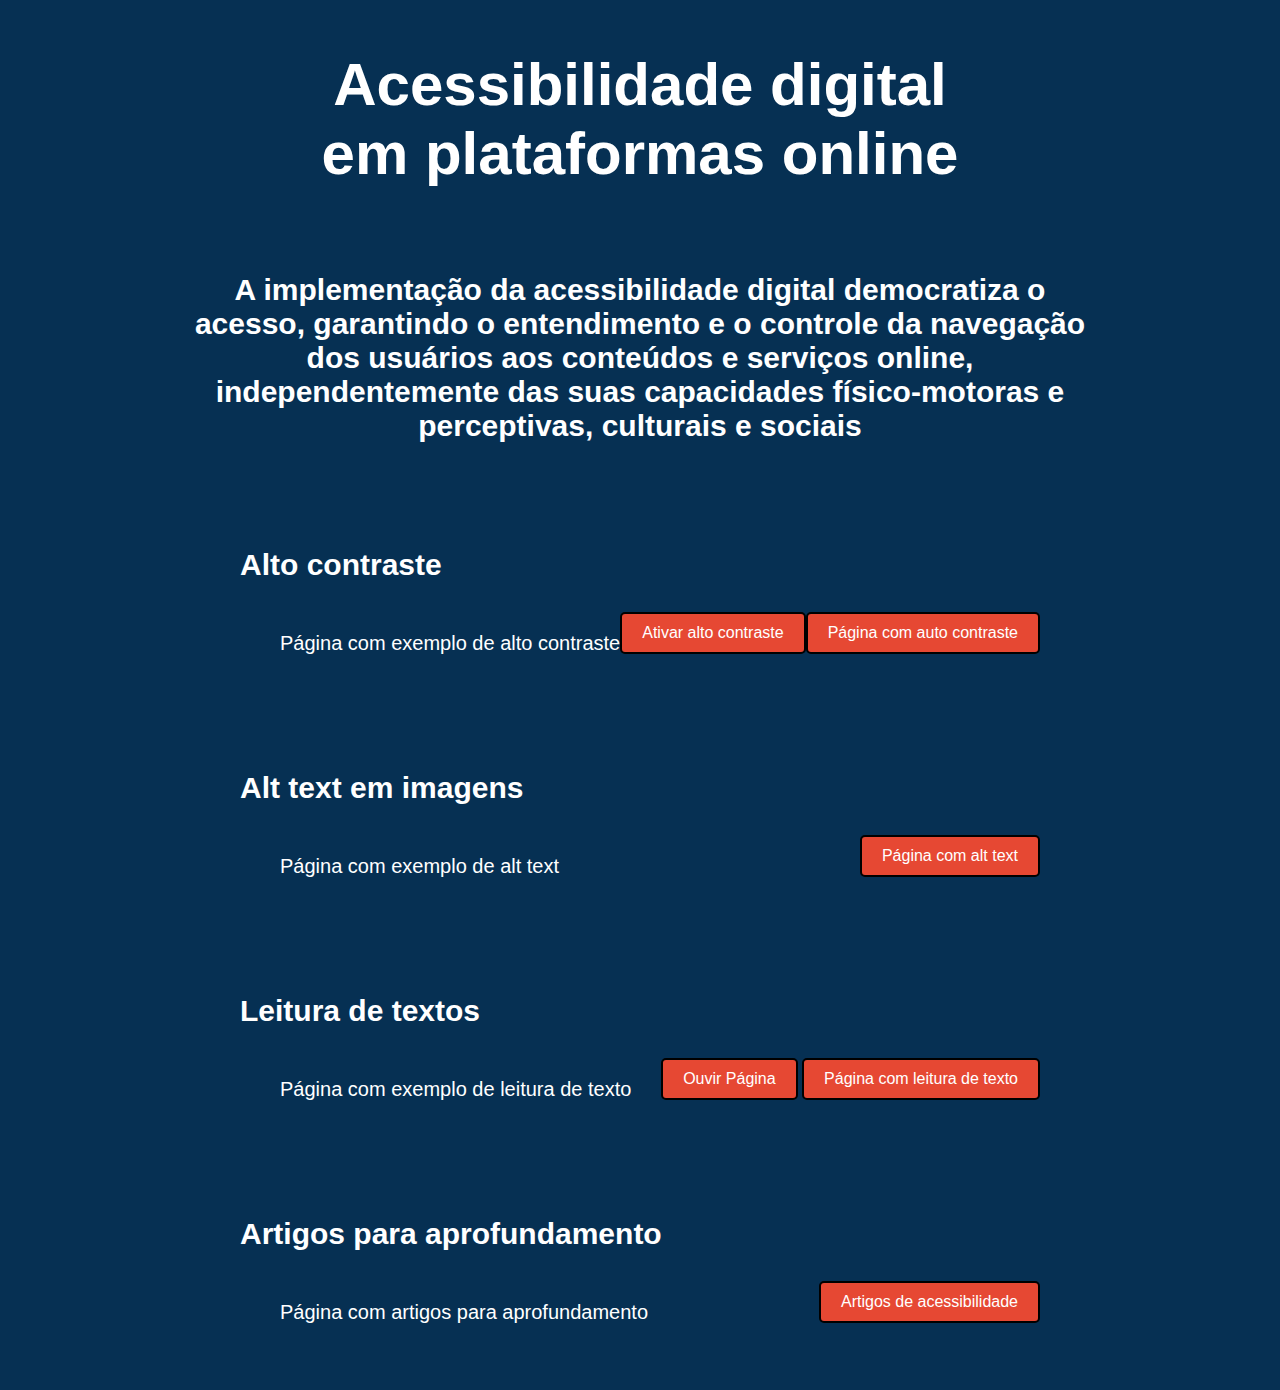
<file: index.html>
<!DOCTYPE html>
<html lang="pt-BR">
<head>
    <meta charset="UTF-8">
    <meta name="viewport" content="width=device-width, initial-scale=1.0">
    <link rel="stylesheet" href="./css/inicial.css">
    <title>inicial</title>
</head>
<body>
    <header>
        <h1>Acessibilidade digital <br>em plataformas online</h1>
    </header>
    <section class="sub_title">
        <h2>
            A implementação da acessibilidade digital democratiza o acesso, garantindo o entendimento e o controle da navegação dos usuários aos conteúdos e serviços online, independentemente das suas capacidades físico-motoras e perceptivas, culturais e sociais
        </h2>
    </section>
    <section class="sections">
        <h3>Alto contraste</h3>
        <ul class="ul_section">
            <li>
                <p>
                    Página com exemplo de alto contraste
                </p>
            </li>
            <li>
                <button id="modo-contraste">
                    Ativar alto contraste
                </button>
            </li>
            <li>
                <button>
                    <a href="./html/contraste.html">Página com auto contraste</a>
                </button>
            </li>
        </ul>
    </section>
    <section class="sections">
        <h3>Alt text em imagens</h3>
        <ul class="ul_section">
            <li>
                <p>
                    Página com exemplo de alt text
                </p>
            </li>
            <li>
                <button>
                    <a href="./html/alttxt.html">Página com alt text</a>
                </button>
            </li>
        </ul>
    </section>
    <section class="sections">
        <h3>Leitura de textos</h3>
        <ul class="ul_section">
            <li>
                <p>
                    Página com exemplo de leitura de texto
                </p>
            </li>
            <li>
                <button id="modo-leitura">
                    Ouvir Página
                </button>
                <button>
                    <a href="./html/leitura.html">Página com leitura de texto</a>
                </button>
            </li>
        </ul>
    </section>
    <section class="sections">
        <h3>Artigos para aprofundamento</h3>
        <ul class="ul_section">
            <li>
                <p>
                    Página com artigos para aprofundamento
                </p>
            </li>
            <li>
                <button>
                    <a href="./html/artigo.html">Artigos de acessibilidade</a>
                </button>
            </li>
        </ul>
    </section>
    <script src="./js/inicial.js"></script>
</body>
</html>
</file>
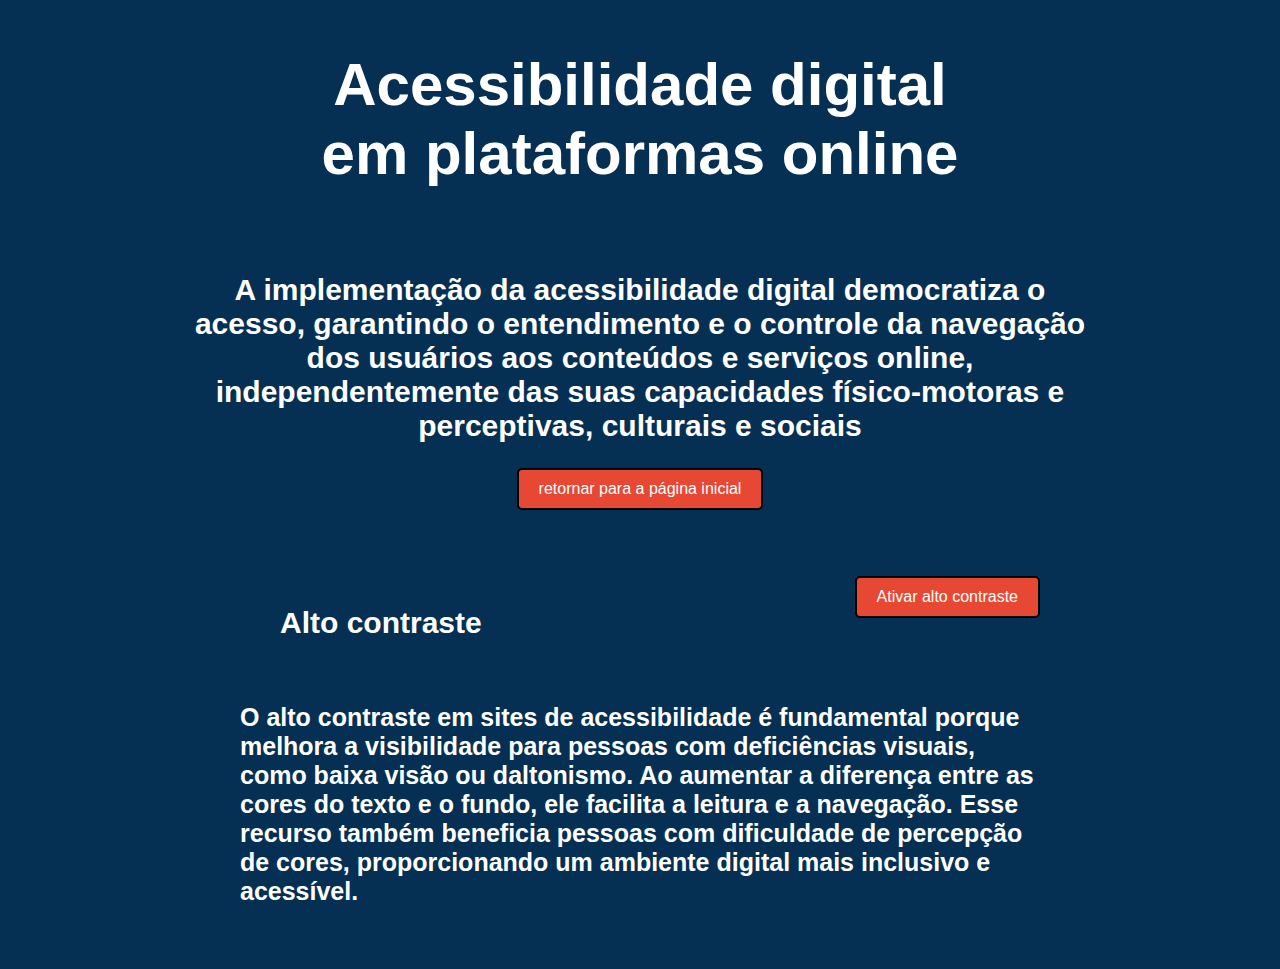
<file: página alto contraste/index.html>
<!DOCTYPE html>
<html lang="en">
<head>
    <meta charset="UTF-8">
    <meta name="viewport" content="width=device-width, initial-scale=1.0">
    <link rel="stylesheet" href="../página alto contraste/style.css">
    <title>inicial</title>
</head>
<body>
    <header>
        <h1>Acessibilidade digital <br>em plataformas online</h1>
    </header>
    <section class="sub_title">
        <h2>
            A implementação da acessibilidade digital democratiza o acesso, garantindo o entendimento e o controle da navegação dos usuários aos conteúdos e serviços online, independentemente das suas capacidades físico-motoras e perceptivas, culturais e sociais
        </h2>
        <button>
            <a href="../index.html">retornar para a página inicial</a>
        </button>
    </section>
    <section class="sections">
        <ul class="ul_section">
            <li>
                <h3>Alto contraste</h3>
            </li>
            <li>
                <button id="modo-contraste">
                    Ativar alto contraste
                </button>
            </li>
        </ul>
            <h4>
                O alto contraste em sites de acessibilidade é fundamental porque melhora a visibilidade para pessoas com deficiências visuais, como baixa visão ou daltonismo. Ao aumentar a diferença entre as cores do texto e o fundo, ele facilita a leitura e a navegação. Esse recurso também beneficia pessoas com dificuldade de percepção de cores, proporcionando um ambiente digital mais inclusivo e acessível.
            </h4>
    </section>
    <script src="../página inicial/script.js"></script>
</body>
</html>
</file>
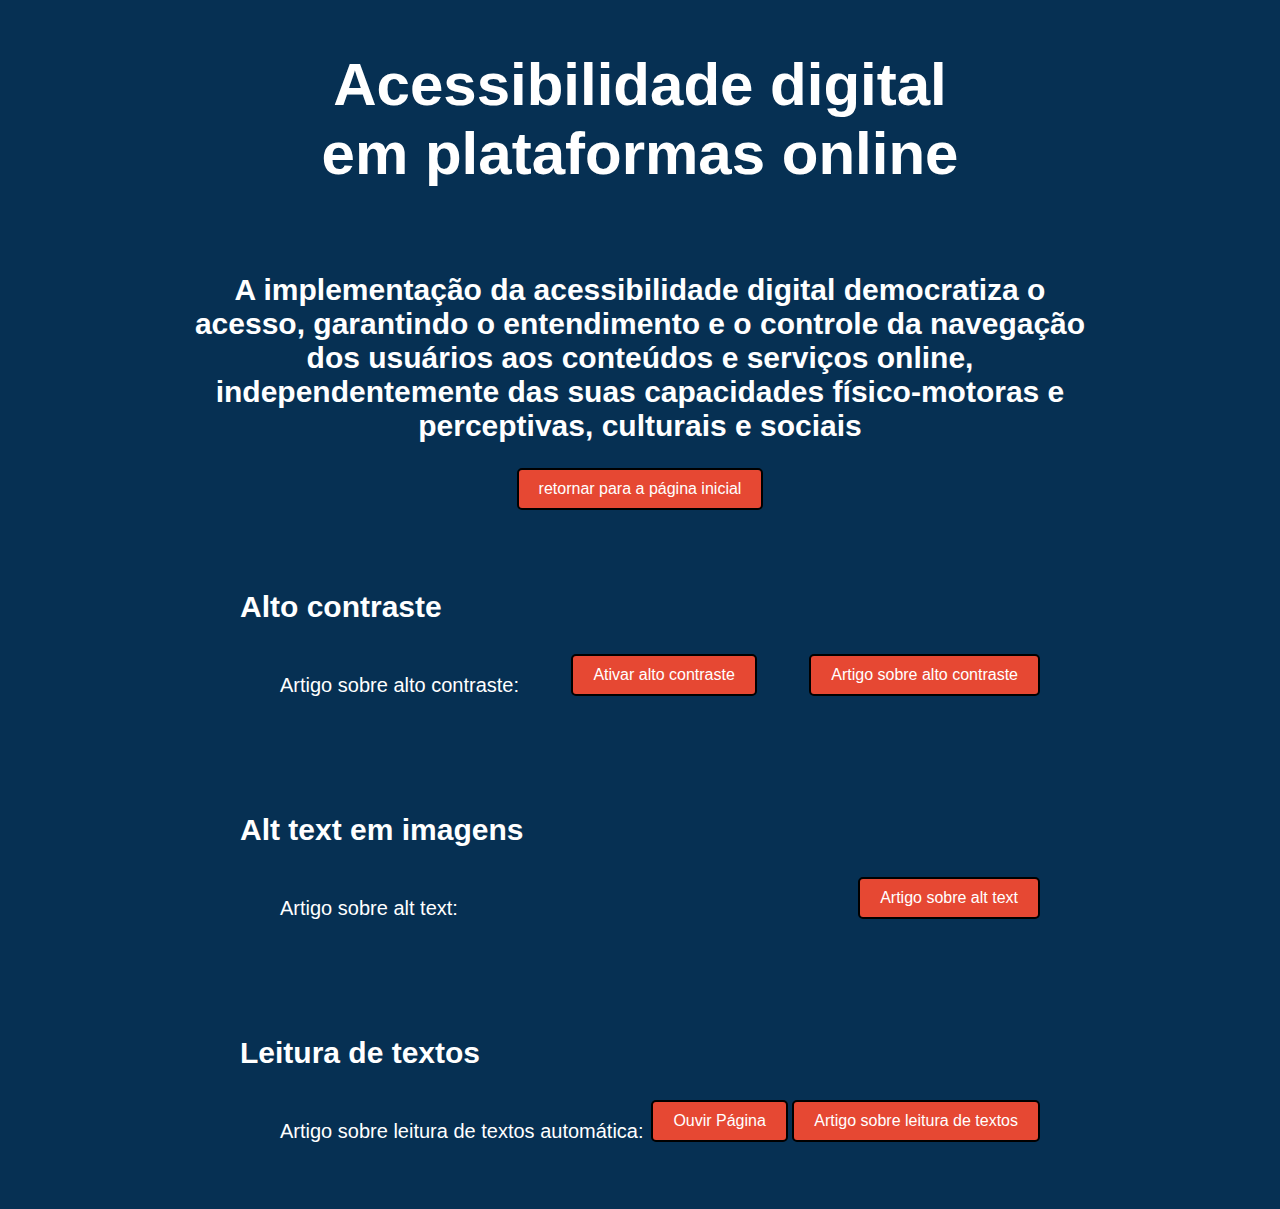
<file: página artigos/index.html>
<!DOCTYPE html>
<html lang="pt-BR">
<head>
    <meta charset="UTF-8">
    <meta name="viewport" content="width=device-width, initial-scale=1.0">
    <link rel="stylesheet" href="../página artigos/style.css">
    <title>inicial</title>
</head>
<body>
    <header>
        <h1>Acessibilidade digital <br>em plataformas online</h1>
    </header>
    <section class="sub_title">
        <h2>
            A implementação da acessibilidade digital democratiza o acesso, garantindo o entendimento e o controle da navegação dos usuários aos conteúdos e serviços online, independentemente das suas capacidades físico-motoras e perceptivas, culturais e sociais
        </h2>
        <button>
            <a href="../index.html">retornar para a página inicial</a>
        </button>
    </section>
    <section class="sections">
        <h3>Alto contraste</h3>
        <ul class="ul_section">
            <li>
                <p>
                    Artigo sobre alto contraste:
                </p>
            </li>
            <li>
                <button id="modo-contraste">
                    Ativar alto contraste
                </button>
            </li>
            <li>
                <button>
                    <a target="_blank" href="https://blog.fastcommerce.com.br/2022/03/uso-de-alto-contraste-de-cores-para-um.html">Artigo sobre alto contraste</a>
                </button>
            </li>
        </ul>
    </section>
    <section class="sections">
        <h3>Alt text em imagens</h3>
        <ul class="ul_section">
            <li>
                <p>
                    Artigo sobre alt text:
                </p>
            </li>
            <li>
                <button>
                    <a target="_blank" href="https://documentacao.scielo.org/books/midias-sociais/page/texto-alternativo-alt-text#:~:text=ler%20recursos%20visuais.-,Alt%20text%20e%20acessibilidade,contém%20ou%20não%20informações%20relevantes.">Artigo sobre alt text</a>
                </button>
            </li>
        </ul>
    </section>
    <section class="sections">
        <h3>Leitura de textos</h3>
        <ul class="ul_section">
            <li>
                <p>
                    Artigo sobre leitura de textos automática:
                </p>
            </li>
            <li>
                <button id="modo-leitura">
                    Ouvir Página
                </button>
                <button>
                    <a target="_blank" href="https://www.kumon.com.br/blog/leitura-digital/">Artigo sobre leitura de textos</a>
                </button>
            </li>
        </ul>
    </section>
    <script src="../página artigos/script.js"></script>
</body>
</html>
</file>
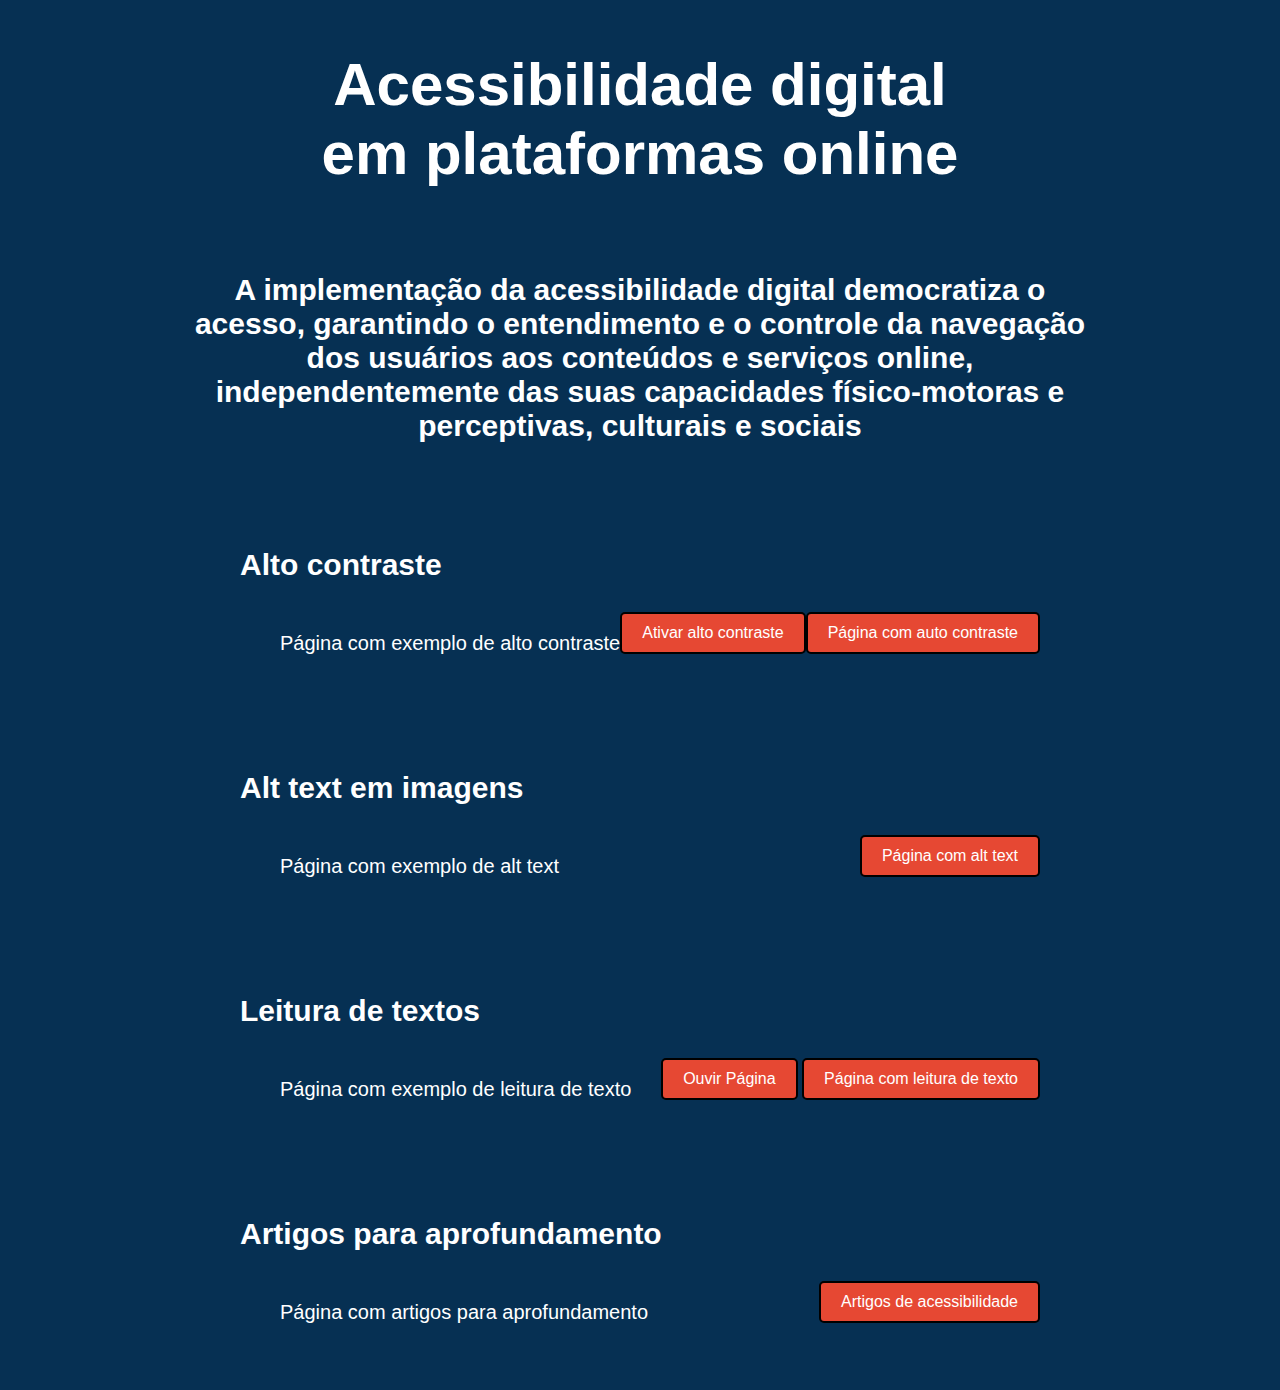
<file: página inicial/index.html>
<!DOCTYPE html>
<html lang="pt-BR">
<head>
    <meta charset="UTF-8">
    <meta name="viewport" content="width=device-width, initial-scale=1.0">
    <link rel="stylesheet" href="../página inicial/style.css">
    <title>inicial</title>
</head>
<body>
    <header>
        <h1>Acessibilidade digital <br>em plataformas online</h1>
    </header>
    <section class="sub_title">
        <h2>
            A implementação da acessibilidade digital democratiza o acesso, garantindo o entendimento e o controle da navegação dos usuários aos conteúdos e serviços online, independentemente das suas capacidades físico-motoras e perceptivas, culturais e sociais
        </h2>
    </section>
    <section class="sections">
        <h3>Alto contraste</h3>
        <ul class="ul_section">
            <li>
                <p>
                    Página com exemplo de alto contraste
                </p>
            </li>
            <li>
                <button id="modo-contraste">
                    Ativar alto contraste
                </button>
            </li>
            <li>
                <button>
                    <a href="../página alto contraste/index.html">Página com auto contraste</a>
                </button>
            </li>
        </ul>
    </section>
    <section class="sections">
        <h3>Alt text em imagens</h3>
        <ul class="ul_section">
            <li>
                <p>
                    Página com exemplo de alt text
                </p>
            </li>
            <li>
                <button>
                    <a href="../página alt text/index.html">Página com alt text</a>
                </button>
            </li>
        </ul>
    </section>
    <section class="sections">
        <h3>Leitura de textos</h3>
        <ul class="ul_section">
            <li>
                <p>
                    Página com exemplo de leitura de texto
                </p>
            </li>
            <li>
                <button id="modo-leitura">
                    Ouvir Página
                </button>
                <button>
                    <a href="../página leitura de texto/index.html">Página com leitura de texto</a>
                </button>
            </li>
        </ul>
    </section>
    <section class="sections">
        <h3>Artigos para aprofundamento</h3>
        <ul class="ul_section">
            <li>
                <p>
                    Página com artigos para aprofundamento
                </p>
            </li>
            <li>
                <button>
                    <a href="../página artigos/index.html">Artigos de acessibilidade</a>
                </button>
            </li>
        </ul>
    </section>
    <script src="../página inicial/script.js"></script>
</body>
</html>
</file>
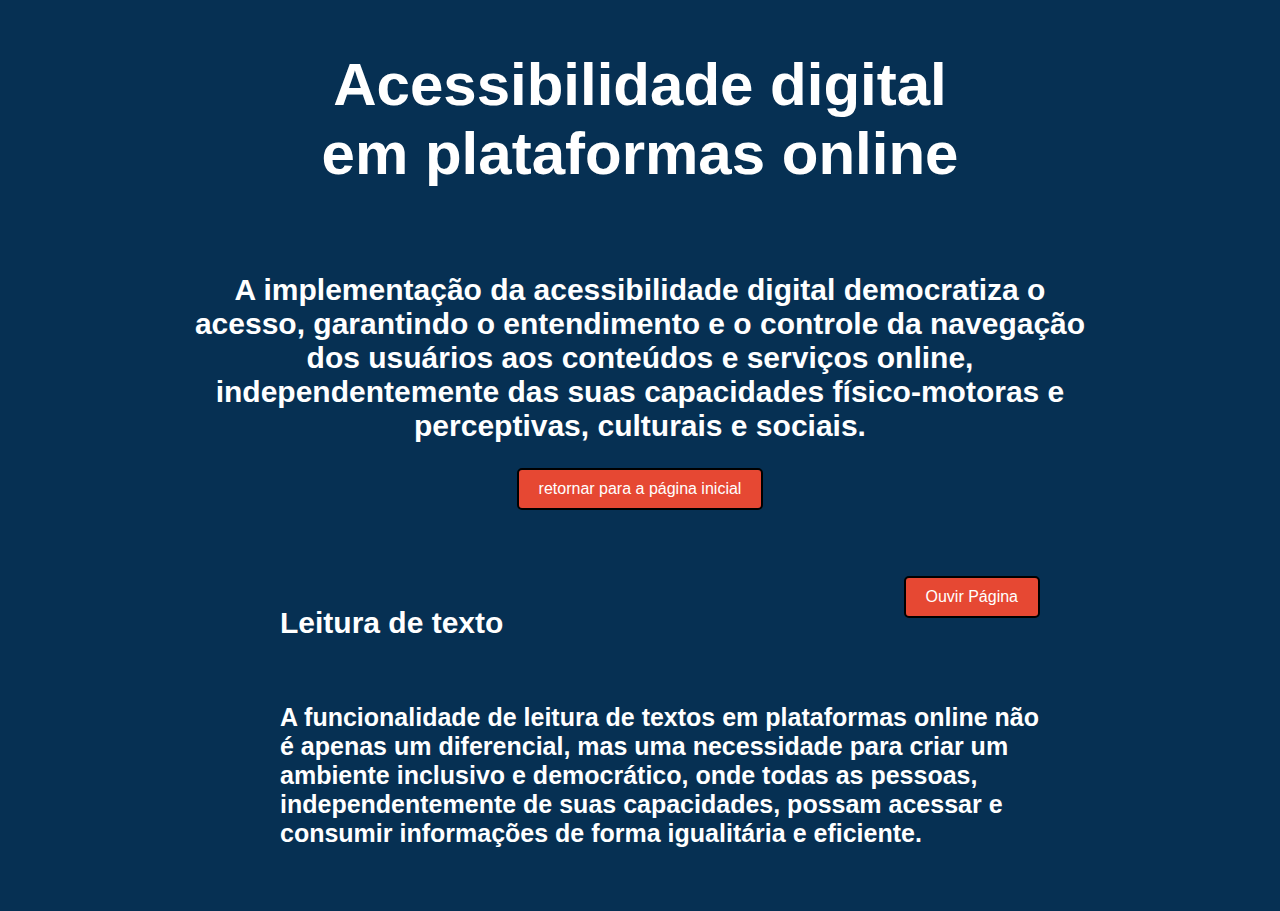
<file: página leitura de texto/index.html>
<!DOCTYPE html>
<html lang="en">
<head>
    <meta charset="UTF-8">
    <meta name="viewport" content="width=device-width, initial-scale=1.0">
    <link rel="stylesheet" href="../página leitura de texto/style.css">
    <title>inicial</title>
</head>
<body>
    <header>
        <h1>Acessibilidade digital <br>em plataformas online</h1>
    </header>
    <section class="sub_title">
        <h2>
            A implementação da acessibilidade digital democratiza o acesso, garantindo o entendimento e o controle da navegação dos usuários aos conteúdos e serviços online, independentemente das suas capacidades físico-motoras e perceptivas, culturais e sociais.
        </h2>
        <button>
            <a href="../index.html">retornar para a página inicial</a>
        </button>
    </section>
    <section class="sections">
        <ul class="ul_section">
            <li>
                <h3>Leitura de texto</h3>
            </li>
            <li>
                <button id="modo-leitura">
                    Ouvir Página
                </button>
            </li>
        </ul>
        <ul class="ul_alt">
            <li>
                <h4>
                    A funcionalidade de leitura de textos em plataformas online não é apenas um diferencial, mas uma necessidade para criar um ambiente inclusivo e democrático, onde todas as pessoas, independentemente de suas capacidades, possam acessar e consumir informações de forma igualitária e eficiente.
                </h4>
            </li>
        </ul>
    </section>
    <script src="../página leitura de texto/script.js"></script>
    </script>
</body>
</html>
</file>
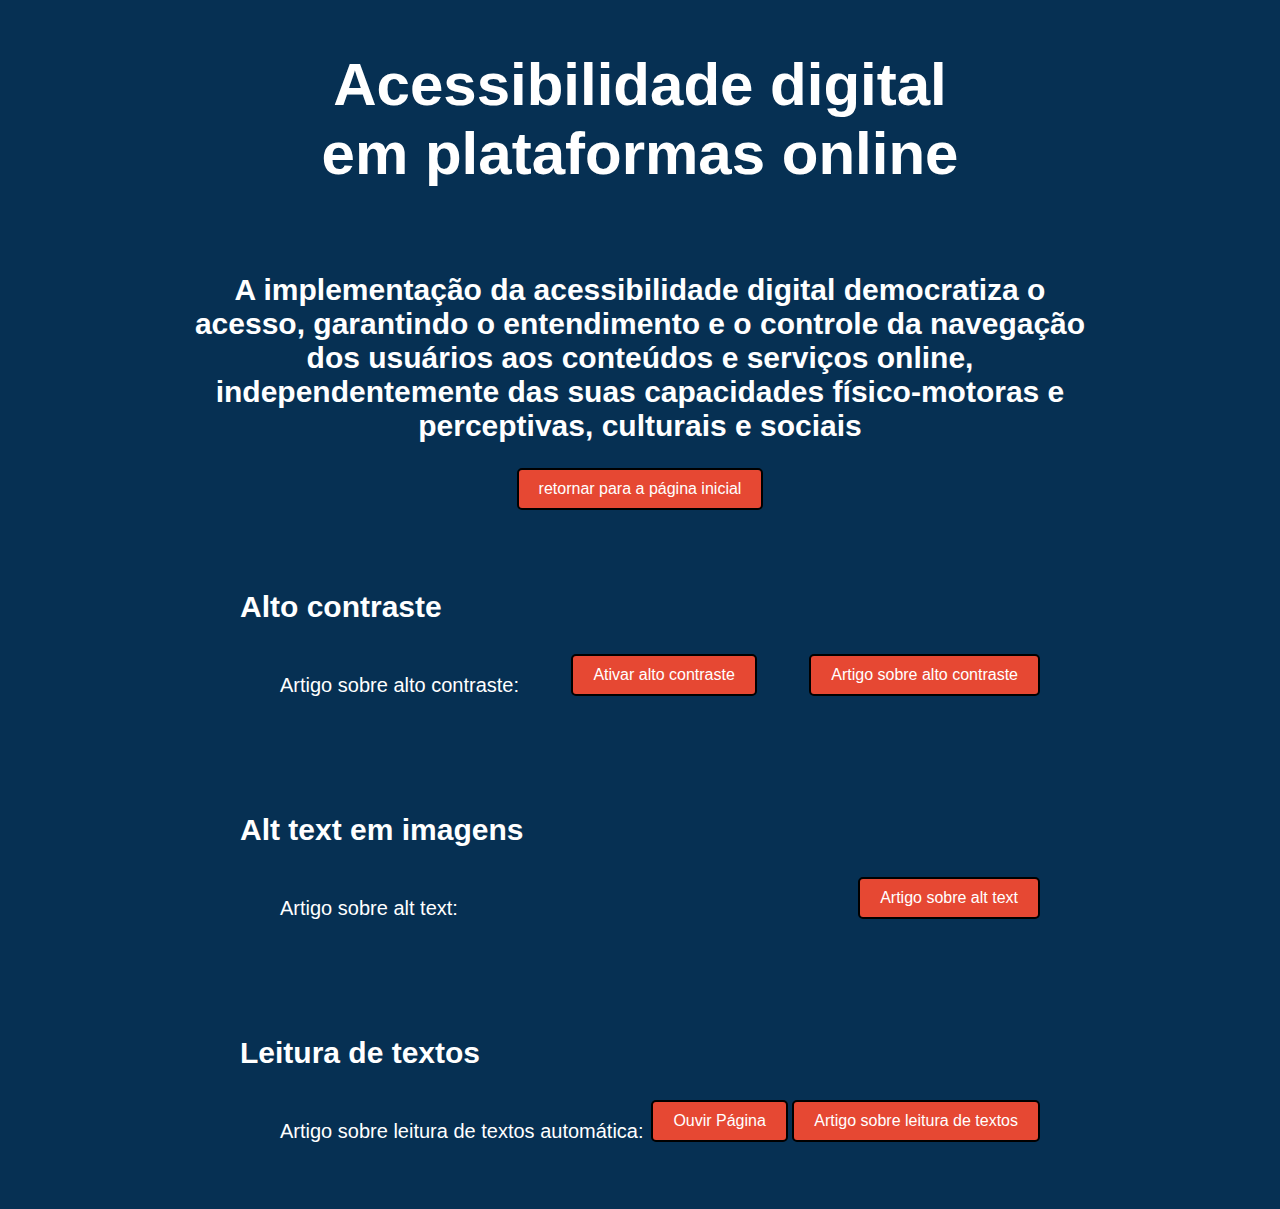
<file: html/artigo.html>
<!DOCTYPE html>
<html lang="pt-BR">
<head>
    <meta charset="UTF-8">
    <meta name="viewport" content="width=device-width, initial-scale=1.0">
    <link rel="stylesheet" href="../css/artigo.css">
    <title>inicial</title>
</head>
<body>
    <header>
        <h1>Acessibilidade digital <br>em plataformas online</h1>
    </header>
    <section class="sub_title">
        <h2>
            A implementação da acessibilidade digital democratiza o acesso, garantindo o entendimento e o controle da navegação dos usuários aos conteúdos e serviços online, independentemente das suas capacidades físico-motoras e perceptivas, culturais e sociais
        </h2>
        <button>
            <a href="../index.html">retornar para a página inicial</a>
        </button>
    </section>
    <section class="sections">
        <h3>Alto contraste</h3>
        <ul class="ul_section">
            <li>
                <p>
                    Artigo sobre alto contraste:
                </p>
            </li>
            <li>
                <button id="modo-contraste">
                    Ativar alto contraste
                </button>
            </li>
            <li>
                <button>
                    <a target="_blank" href="https://blog.fastcommerce.com.br/2022/03/uso-de-alto-contraste-de-cores-para-um.html">Artigo sobre alto contraste</a>
                </button>
            </li>
        </ul>
    </section>
    <section class="sections">
        <h3>Alt text em imagens</h3>
        <ul class="ul_section">
            <li>
                <p>
                    Artigo sobre alt text:
                </p>
            </li>
            <li>
                <button>
                    <a target="_blank" href="https://documentacao.scielo.org/books/midias-sociais/page/texto-alternativo-alt-text#:~:text=ler%20recursos%20visuais.-,Alt%20text%20e%20acessibilidade,contém%20ou%20não%20informações%20relevantes.">Artigo sobre alt text</a>
                </button>
            </li>
        </ul>
    </section>
    <section class="sections">
        <h3>Leitura de textos</h3>
        <ul class="ul_section">
            <li>
                <p>
                    Artigo sobre leitura de textos automática:
                </p>
            </li>
            <li>
                <button id="modo-leitura">
                    Ouvir Página
                </button>
                <button>
                    <a target="_blank" href="https://www.kumon.com.br/blog/leitura-digital/">Artigo sobre leitura de textos</a>
                </button>
            </li>
        </ul>
    </section>
    <script src="../js/artigo.js"></script>
</body>
</html>
</file>
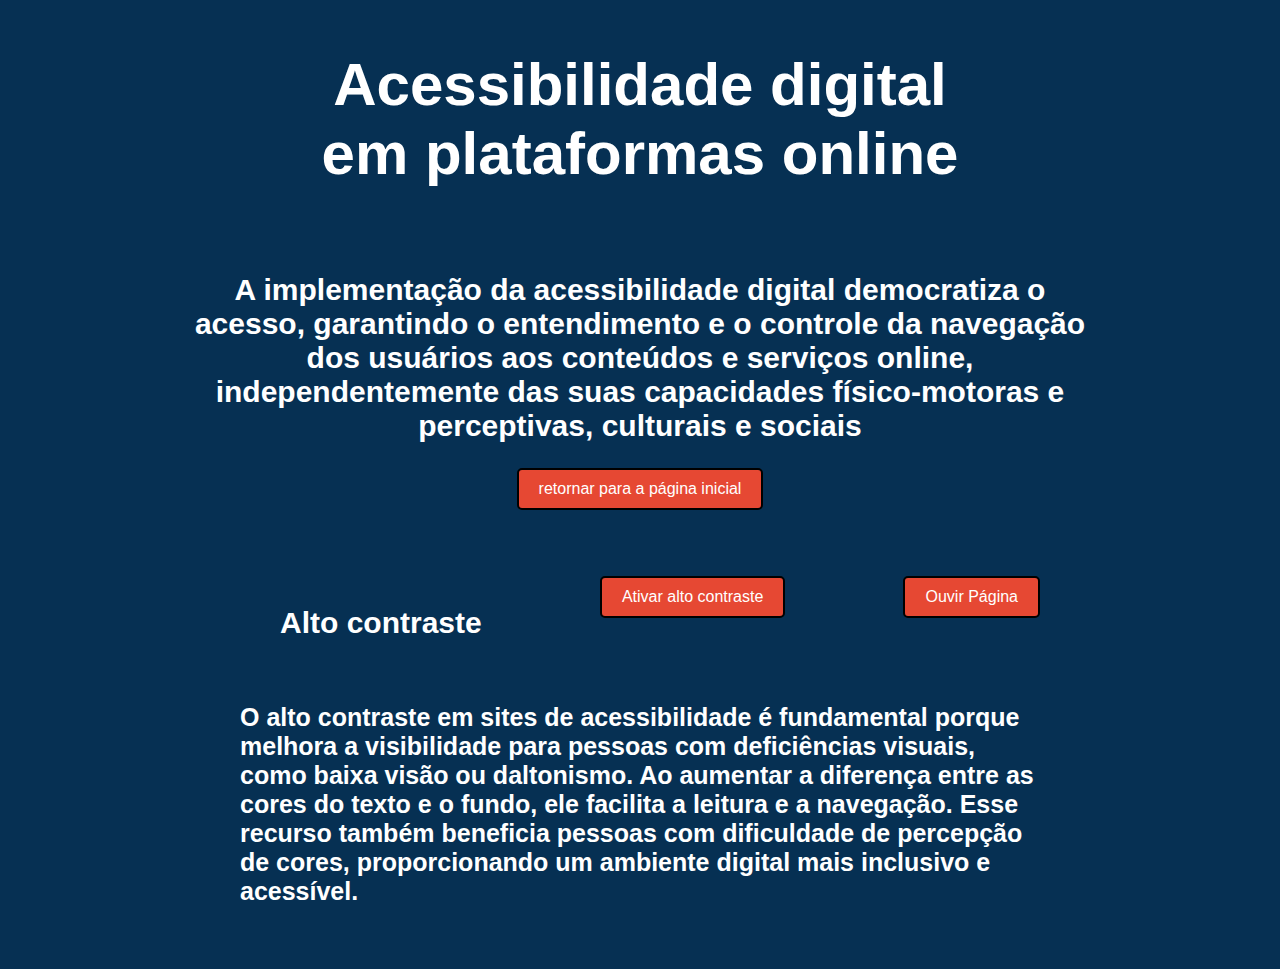
<file: html/contraste.html>
<!DOCTYPE html>
<html lang="en">
<head>
    <meta charset="UTF-8">
    <meta name="viewport" content="width=device-width, initial-scale=1.0">
    <link rel="stylesheet" href="../css/contraste.css">
    <title>inicial</title>
</head>
<body>
    <header>
        <h1>Acessibilidade digital <br>em plataformas online</h1>
    </header>
    <section class="sub_title">
        <h2>
            A implementação da acessibilidade digital democratiza o acesso, garantindo o entendimento e o controle da navegação dos usuários aos conteúdos e serviços online, independentemente das suas capacidades físico-motoras e perceptivas, culturais e sociais
        </h2>
        <button>
            <a href="../index.html">retornar para a página inicial</a>
        </button>
    </section>
    <section class="sections">
        <ul class="ul_section">
            <li>
                <h3>Alto contraste</h3>
            </li>
            <li>
                <button id="modo-contraste">
                    Ativar alto contraste
                </button>
            </li>
            <li>
                <button id="modo-leitura">
                    Ouvir Página
                </button>
            </li>
        </ul>
            <h4>
                O alto contraste em sites de acessibilidade é fundamental porque melhora a visibilidade para pessoas com deficiências visuais, como baixa visão ou daltonismo. Ao aumentar a diferença entre as cores do texto e o fundo, ele facilita a leitura e a navegação. Esse recurso também beneficia pessoas com dificuldade de percepção de cores, proporcionando um ambiente digital mais inclusivo e acessível.
            </h4>
    </section>
    <script src="../js/contraste.js"></script>
</body>
</html>
</file>
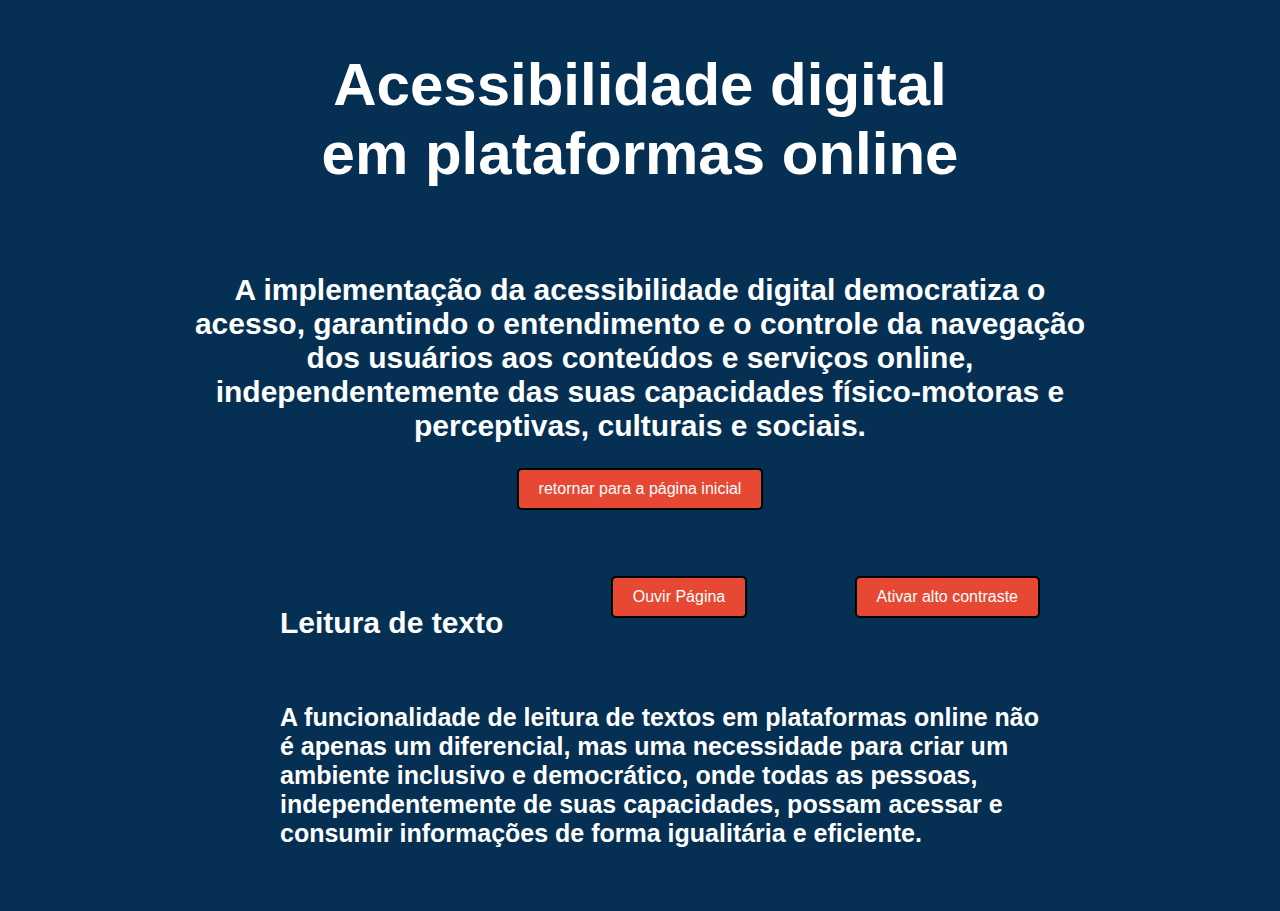
<file: html/leitura.html>
<!DOCTYPE html>
<html lang="en">
<head>
    <meta charset="UTF-8">
    <meta name="viewport" content="width=device-width, initial-scale=1.0">
    <link rel="stylesheet" href="../css/leitura.css">
    <title>inicial</title>
</head>
<body>
    <header>
        <h1>Acessibilidade digital <br>em plataformas online</h1>
    </header>
    <section class="sub_title">
        <h2>
            A implementação da acessibilidade digital democratiza o acesso, garantindo o entendimento e o controle da navegação dos usuários aos conteúdos e serviços online, independentemente das suas capacidades físico-motoras e perceptivas, culturais e sociais.
        </h2>
        <button>
            <a href="../index.html">retornar para a página inicial</a>
        </button>
    </section>
    <section class="sections">
        <ul class="ul_section">
            <li>
                <h3>Leitura de texto</h3>
            </li>
            <li>
                <button id="modo-leitura">
                    Ouvir Página
                </button>
            </li>
            <li>
                <button id="modo-contraste">
                    Ativar alto contraste
                </button>
            </li>
        </ul>
        <ul class="ul_alt">
            <li>
                <h4>
                    A funcionalidade de leitura de textos em plataformas online não é apenas um diferencial, mas uma necessidade para criar um ambiente inclusivo e democrático, onde todas as pessoas, independentemente de suas capacidades, possam acessar e consumir informações de forma igualitária e eficiente.
                </h4>
            </li>
        </ul>
    </section>
    <script src="../js/leitura.js"></script>
    </script>
</body>
</html>
</file>
<file: css/inicial.css>
header{
    text-align: center;
    font-size: 30px;
    margin-top: 50px;
}
body{
    font-family: Arial, Helvetica, sans-serif;
    color: white;
    text-align: start;
    background-color: #063053;
}
button{
    background: #E64833; 
    color: #ffffff; 
    padding: 10px 20px;
    cursor: pointer;
    font-size: 16px;
    border-radius: 5px;
    border: 2px solid black;
}
.sub_title{
    padding: 20px;
    margin: 10px auto;
    max-width: 900px;
    text-align: center;
}
.sections{
    padding: 20px;
    margin: 10px auto;
    max-width: 800px;
}
.ul_section{
    list-style: none;
    display: flex;
    text-align: center;
    justify-content: space-between;
}
p{
    font-size: 20px;
}
a{
    text-decoration: none;
    color: white;
}

h2{
    text-align: center;
    font-size: 30px;
}
h3{
    font-size: 30px;
}
h4{
    font-size: 25px;
}
.alto-contraste{
    background-color: white;
    color: #063053;
}
</file>
<file: página alto contraste/style.css>
header{
    text-align: center;
    font-size: 30px;
    margin-top: 50px;
}
body{
    font-family: Arial, Helvetica, sans-serif;
    color: white;
    text-align: start;
    background-color: #063053;
}
button{
    background: #E64833; 
    color: #ffffff; 
    padding: 10px 20px;
    cursor: pointer;
    font-size: 16px;
    border-radius: 5px;
    border: 2px solid black;
}
.sub_title{
    padding: 20px;
    margin: 10px auto;
    max-width: 900px;
    text-align: center;
}
.sections{
    padding: 20px;
    margin: 10px auto;
    max-width: 800px;
}
.ul_section{
    list-style: none;
    display: flex;
    text-align: center;
    justify-content: space-between;
}
p{
    font-size: 20px;
}
a{
    text-decoration: none;
    color: white;
}
h2{
    text-align: center;
    font-size: 30px;
}
h3{
    font-size: 30px;
}
h4{
    font-size: 25px;
}
.alto-contraste{
    background-color: white;
    color: #063053;
}
</file>
<file: página artigos/style.css>
header{
    text-align: center;
    font-size: 30px;
    margin-top: 50px;
}
body{
    font-family: Arial, Helvetica, sans-serif;
    color: white;
    text-align: start;
    background-color: #063053;
}
button{
    background: #E64833; 
    color: #ffffff; 
    padding: 10px 20px;
    cursor: pointer;
    font-size: 16px;
    border-radius: 5px;
    border: 2px solid black;
}
.sub_title{
    padding: 20px;
    margin: 10px auto;
    max-width: 900px;
    text-align: center;
}
.sections{
    padding: 20px;
    margin: 10px auto;
    max-width: 800px;
}
.ul_section{
    list-style: none;
    display: flex;
    text-align: center;
    justify-content: space-between;
}
p{
    font-size: 20px;
}
a{
    text-decoration: none;
    color: white;
}

h2{
    text-align: center;
    font-size: 30px;
}
h3{
    font-size: 30px;
}
h4{
    font-size: 25px;
}
.alto-contraste{
    background-color: white;
    color: #063053;
}
</file>
<file: página inicial/style.css>
header{
    text-align: center;
    font-size: 30px;
    margin-top: 50px;
}
body{
    font-family: Arial, Helvetica, sans-serif;
    color: white;
    text-align: start;
    background-color: #063053;
}
button{
    background: #E64833; 
    color: #ffffff; 
    padding: 10px 20px;
    cursor: pointer;
    font-size: 16px;
    border-radius: 5px;
    border: 2px solid black;
}
.sub_title{
    padding: 20px;
    margin: 10px auto;
    max-width: 900px;
    text-align: center;
}
.sections{
    padding: 20px;
    margin: 10px auto;
    max-width: 800px;
}
.ul_section{
    list-style: none;
    display: flex;
    text-align: center;
    justify-content: space-between;
}
p{
    font-size: 20px;
}
a{
    text-decoration: none;
    color: white;
}

h2{
    text-align: center;
    font-size: 30px;
}
h3{
    font-size: 30px;
}
h4{
    font-size: 25px;
}
.alto-contraste{
    background-color: white;
    color: #063053;
}
</file>
<file: página leitura de texto/style.css>
header{
    text-align: center;
    font-size: 30px;
    margin-top: 50px;
}
body{
    font-family: Arial, Helvetica, sans-serif;
    color: white;
    text-align: start;
    background-color: #063053;
}
button{
    background: #E64833; 
    color: #ffffff; 
    padding: 10px 20px;
    cursor: pointer;
    font-size: 16px;
    border-radius: 5px;
    border: 2px solid black;
}
.sub_title{
    padding: 20px;
    margin: 10px auto;
    max-width: 900px;
    text-align: center;
}
.sections{
    padding: 20px;
    margin: 10px auto;
    max-width: 800px;
}
.ul_section{
    list-style: none;
    display: flex;
    text-align: center;
    justify-content: space-between;
}
.ul_alt{
    list-style: none;
}
p{
    font-size: 20px;
}
a{
    text-decoration: none;
    color: white;
}
h2{
    text-align: center;
    font-size: 30px;
}
h3{
    font-size: 30px;
}
h4{
    font-size: 25px;
}
.alto-contraste{
    background-color: white;
    color: #063053;
}
.download{
    max-width: 30%;
}
.imagens{
    display: flex;
    justify-content: center;
    align-items: center;
    justify-content: space-between;
}
</file>
<file: css/artigo.css>
header{
    text-align: center;
    font-size: 30px;
    margin-top: 50px;
}
body{
    font-family: Arial, Helvetica, sans-serif;
    color: white;
    text-align: start;
    background-color: #063053;
}
button{
    background: #E64833; 
    color: #ffffff; 
    padding: 10px 20px;
    cursor: pointer;
    font-size: 16px;
    border-radius: 5px;
    border: 2px solid black;
}
.sub_title{
    padding: 20px;
    margin: 10px auto;
    max-width: 900px;
    text-align: center;
}
.sections{
    padding: 20px;
    margin: 10px auto;
    max-width: 800px;
}
.ul_section{
    list-style: none;
    display: flex;
    text-align: center;
    justify-content: space-between;
}
p{
    font-size: 20px;
}
a{
    text-decoration: none;
    color: white;
}

h2{
    text-align: center;
    font-size: 30px;
}
h3{
    font-size: 30px;
}
h4{
    font-size: 25px;
}
.alto-contraste{
    background-color: white;
    color: #063053;
}
</file>
<file: css/contraste.css>
header{
    text-align: center;
    font-size: 30px;
    margin-top: 50px;
}
body{
    font-family: Arial, Helvetica, sans-serif;
    color: white;
    text-align: start;
    background-color: #063053;
}
button{
    background: #E64833; 
    color: #ffffff; 
    padding: 10px 20px;
    cursor: pointer;
    font-size: 16px;
    border-radius: 5px;
    border: 2px solid black;
}
.sub_title{
    padding: 20px;
    margin: 10px auto;
    max-width: 900px;
    text-align: center;
}
.sections{
    padding: 20px;
    margin: 10px auto;
    max-width: 800px;
}
.ul_section{
    list-style: none;
    display: flex;
    text-align: center;
    justify-content: space-between;
}
p{
    font-size: 20px;
}
a{
    text-decoration: none;
    color: white;
}
h2{
    text-align: center;
    font-size: 30px;
}
h3{
    font-size: 30px;
}
h4{
    font-size: 25px;
}
.alto-contraste{
    background-color: white;
    color: #063053;
}
</file>
<file: css/leitura.css>
header{
    text-align: center;
    font-size: 30px;
    margin-top: 50px;
}
body{
    font-family: Arial, Helvetica, sans-serif;
    color: white;
    text-align: start;
    background-color: #063053;
}
button{
    background: #E64833; 
    color: #ffffff; 
    padding: 10px 20px;
    cursor: pointer;
    font-size: 16px;
    border-radius: 5px;
    border: 2px solid black;
}
.sub_title{
    padding: 20px;
    margin: 10px auto;
    max-width: 900px;
    text-align: center;
}
.sections{
    padding: 20px;
    margin: 10px auto;
    max-width: 800px;
}
.ul_section{
    list-style: none;
    display: flex;
    text-align: center;
    justify-content: space-between;
}
.ul_alt{
    list-style: none;
}
p{
    font-size: 20px;
}
a{
    text-decoration: none;
    color: white;
}
h2{
    text-align: center;
    font-size: 30px;
}
h3{
    font-size: 30px;
}
h4{
    font-size: 25px;
}
.alto-contraste{
    background-color: white;
    color: #063053;
}
.download{
    max-width: 30%;
}
.imagens{
    display: flex;
    justify-content: center;
    align-items: center;
    justify-content: space-between;
}
</file>
